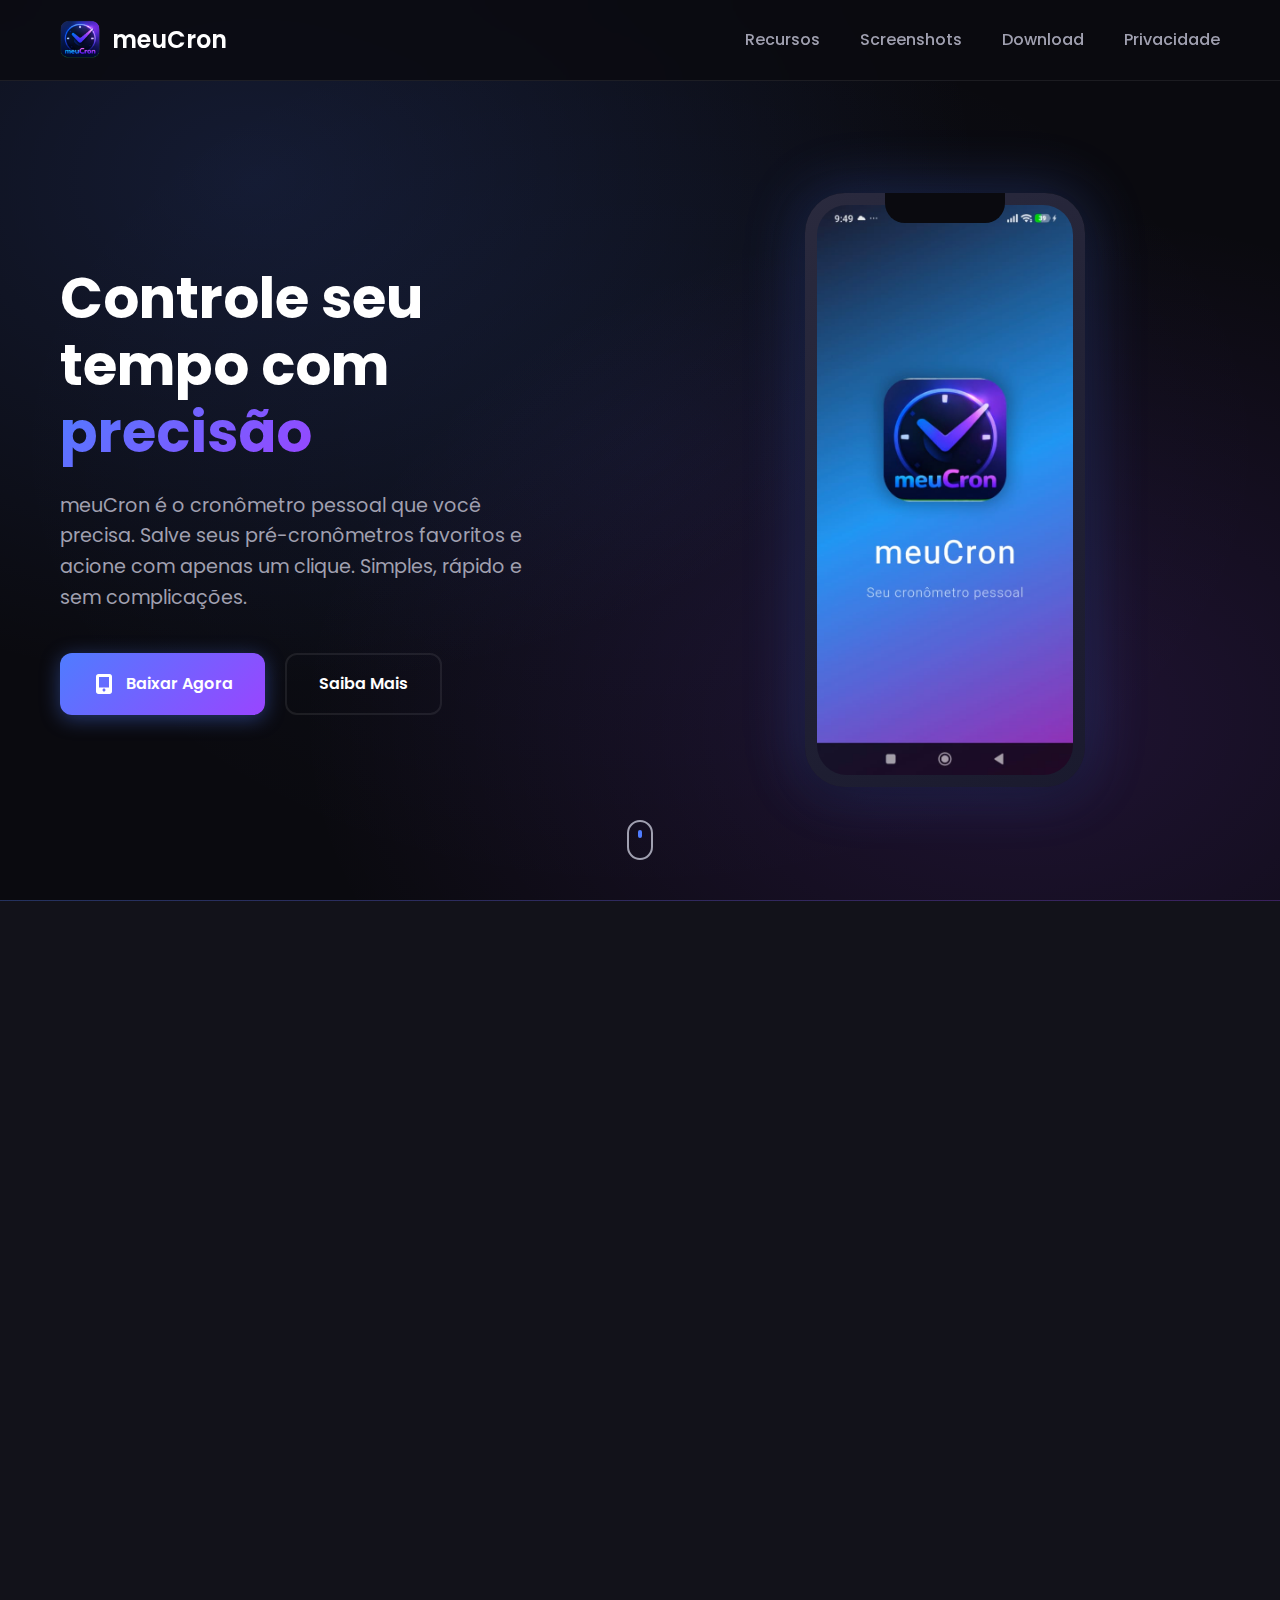
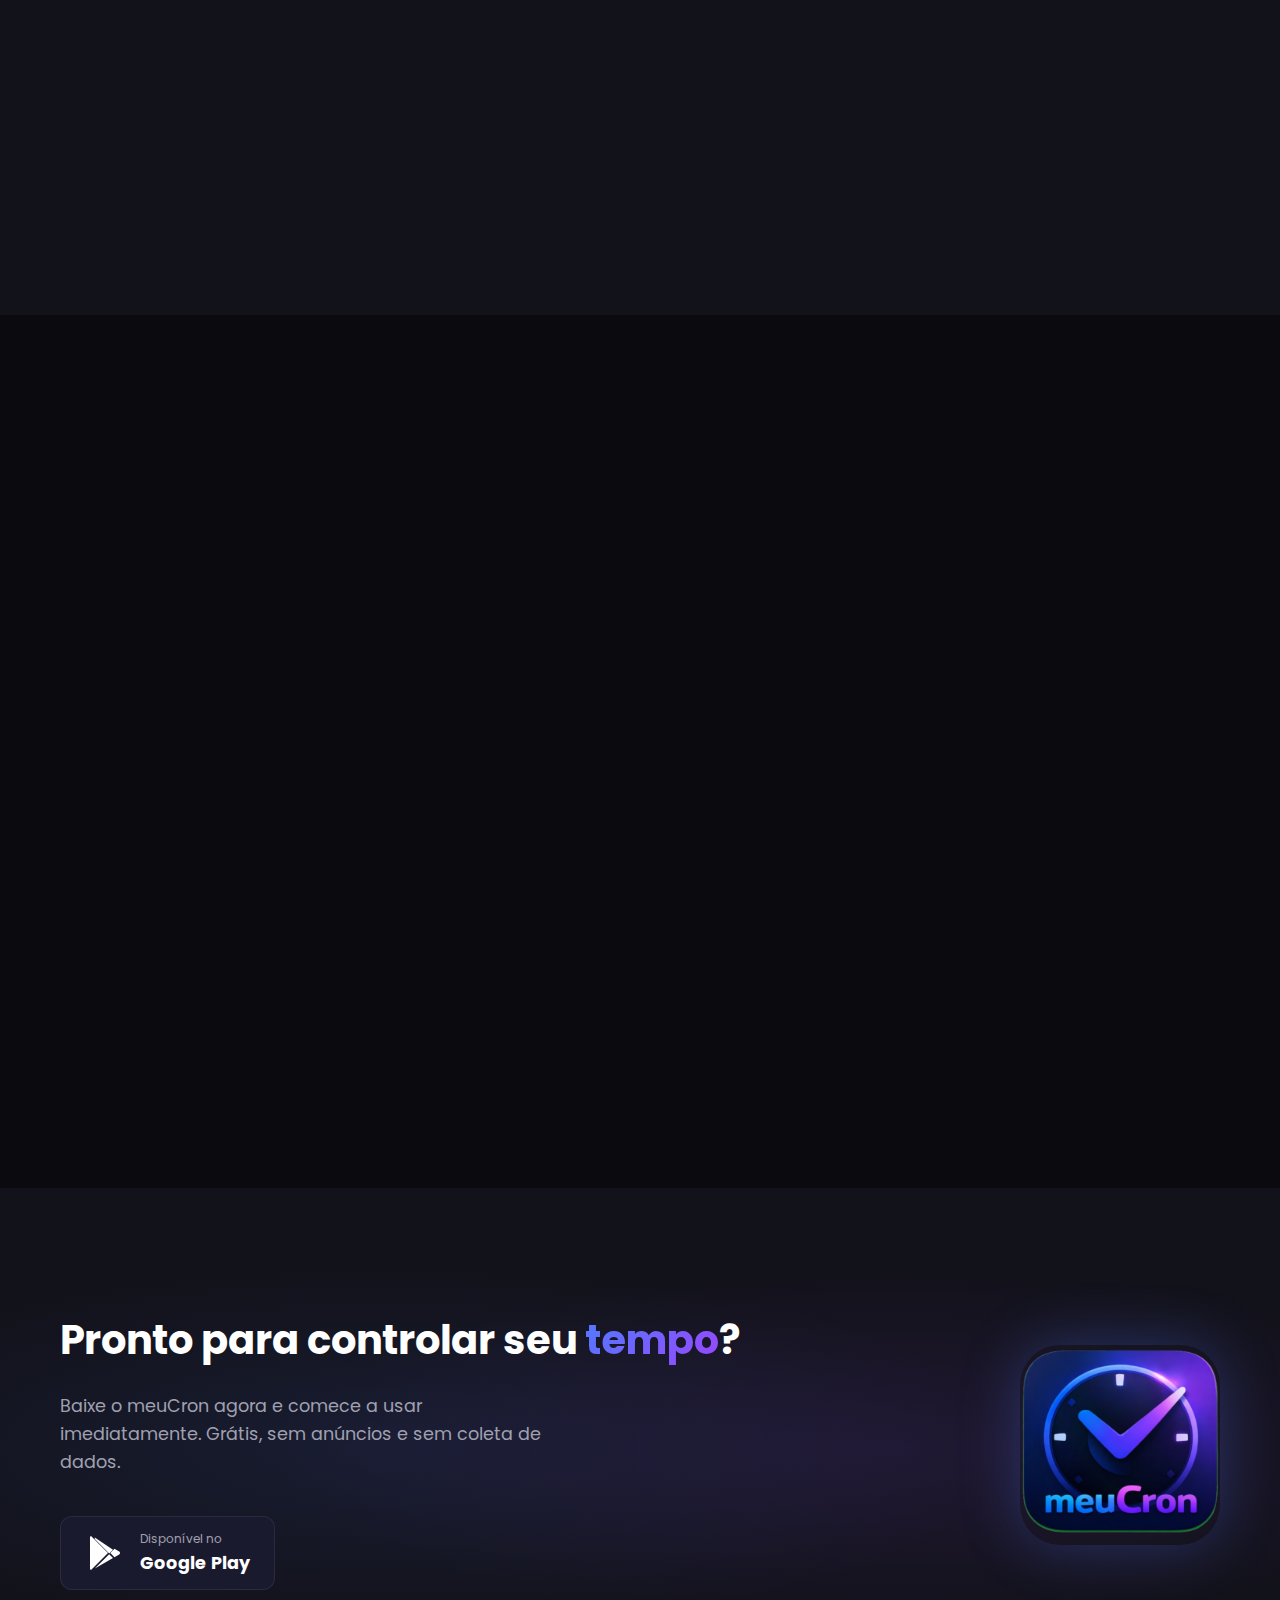
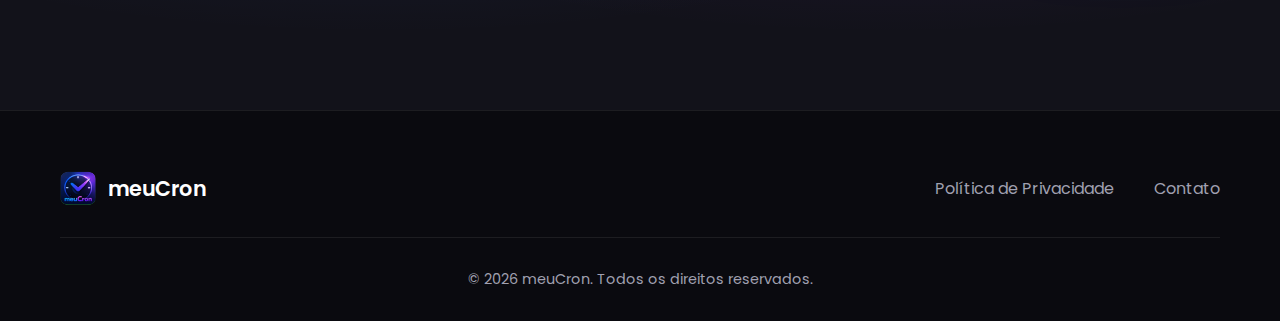
<file: index.html>
<!DOCTYPE html>
<html lang="pt-BR">

<head>
    <meta charset="UTF-8">
    <meta name="viewport" content="width=device-width, initial-scale=1.0">
    <title>meuCron - Cronômetro Pessoal</title>
    <link rel="icon" type="image/png" href="images/app_icon.png">
    <link href="https://fonts.googleapis.com/css2?family=Poppins:wght@300;400;500;600;700&display=swap"
        rel="stylesheet">
    <link rel="stylesheet" href="styles.css">
</head>

<body>
    <!-- Header -->
    <header class="header">
        <nav class="nav container">
            <a href="#" class="logo">
                <img src="images/app_icon.png" alt="meuCron Logo">
                <span>meuCron</span>
            </a>
            <ul class="nav-links">
                <li><a href="#features">Recursos</a></li>
                <li><a href="#screenshots">Screenshots</a></li>
                <li><a href="#download">Download</a></li>
                <li><a href="privacidade.html">Privacidade</a></li>
            </ul>
            <button class="mobile-menu-btn" aria-label="Menu">
                <span></span>
                <span></span>
                <span></span>
            </button>
        </nav>
    </header>

    <!-- Hero Section -->
    <section class="hero">
        <div class="hero-bg"></div>
        <div class="container hero-content">
            <div class="hero-text">
                <h1>Controle seu tempo com <span class="gradient-text">precisão</span></h1>
                <p>meuCron é o cronômetro pessoal que você precisa. Salve seus pré-cronômetros favoritos e acione com
                    apenas um clique. Simples, rápido e sem complicações.</p>
                <div class="hero-buttons">
                    <a href="#download" class="btn btn-primary">
                        <svg xmlns="http://www.w3.org/2000/svg" width="24" height="24" viewBox="0 0 24 24"
                            fill="currentColor">
                            <path
                                d="M17.523 2H6.477C5.11 2 4 3.11 4 4.477v15.046C4 20.89 5.11 22 6.477 22h11.046C18.89 22 20 20.89 20 19.523V4.477C20 3.11 18.89 2 17.523 2zM12 19.5c-.828 0-1.5-.672-1.5-1.5s.672-1.5 1.5-1.5 1.5.672 1.5 1.5-.672 1.5-1.5 1.5zm5-4H7V5h10v10.5z" />
                        </svg>
                        Baixar Agora
                    </a>
                    <a href="#features" class="btn btn-secondary">Saiba Mais</a>
                </div>
            </div>
            <div class="hero-image">
                <div class="phone-mockup">
                    <img src="images/app1.jpeg" alt="meuCron App Screenshot">
                </div>
            </div>
        </div>
        <div class="scroll-indicator">
            <div class="mouse"></div>
        </div>
    </section>

    <!-- Features Section -->
    <section id="features" class="features">
        <div class="container">
            <div class="section-header">
                <h2>Por que escolher o <span class="gradient-text">meuCron</span>?</h2>
                <p>Funcionalidades pensadas para simplificar sua vida</p>
            </div>
            <div class="features-grid">
                <div class="feature-card">
                    <div class="feature-icon">
                        <svg xmlns="http://www.w3.org/2000/svg" width="32" height="32" viewBox="0 0 24 24" fill="none"
                            stroke="currentColor" stroke-width="2">
                            <circle cx="12" cy="12" r="10" />
                            <polyline points="12 6 12 12 16 14" />
                        </svg>
                    </div>
                    <h3>Cronômetro Preciso</h3>
                    <p>Meça o tempo com precisão milimétrica. Perfeito para treinos, estudos ou qualquer atividade.</p>
                </div>
                <div class="feature-card">
                    <div class="feature-icon">
                        <svg xmlns="http://www.w3.org/2000/svg" width="32" height="32" viewBox="0 0 24 24" fill="none"
                            stroke="currentColor" stroke-width="2">
                            <path d="M19 21H5a2 2 0 0 1-2-2V5a2 2 0 0 1 2-2h11l5 5v11a2 2 0 0 1-2 2z" />
                            <polyline points="17 21 17 13 7 13 7 21" />
                            <polyline points="7 3 7 8 15 8" />
                        </svg>
                    </div>
                    <h3>Salve Pré-cronômetros</h3>
                    <p>Crie e salve configurações de tempo personalizadas para acessar rapidamente quando precisar.</p>
                </div>
                <div class="feature-card">
                    <div class="feature-icon">
                        <svg xmlns="http://www.w3.org/2000/svg" width="32" height="32" viewBox="0 0 24 24" fill="none"
                            stroke="currentColor" stroke-width="2">
                            <polygon points="13 2 3 14 12 14 11 22 21 10 12 10 13 2" />
                        </svg>
                    </div>
                    <h3>Um Clique</h3>
                    <p>Inicie seus cronômetros salvos com apenas um toque. Sem configurações complicadas.</p>
                </div>
                <div class="feature-card">
                    <div class="feature-icon">
                        <svg xmlns="http://www.w3.org/2000/svg" width="32" height="32" viewBox="0 0 24 24" fill="none"
                            stroke="currentColor" stroke-width="2">
                            <path d="M12 22s8-4 8-10V5l-8-3-8 3v7c0 6 8 10 8 10z" />
                        </svg>
                    </div>
                    <h3>100% Privado</h3>
                    <p>Nenhum dado pessoal é coletado. Basta abrir e usar. Sua privacidade é prioridade.</p>
                </div>
                <div class="feature-card">
                    <div class="feature-icon">
                        <svg xmlns="http://www.w3.org/2000/svg" width="32" height="32" viewBox="0 0 24 24" fill="none"
                            stroke="currentColor" stroke-width="2">
                            <rect x="5" y="2" width="14" height="20" rx="2" ry="2" />
                            <line x1="12" y1="18" x2="12.01" y2="18" />
                        </svg>
                    </div>
                    <h3>Interface Intuitiva</h3>
                    <p>Design limpo e moderno. Fácil de usar desde o primeiro momento.</p>
                </div>
                <div class="feature-card">
                    <div class="feature-icon">
                        <svg xmlns="http://www.w3.org/2000/svg" width="32" height="32" viewBox="0 0 24 24" fill="none"
                            stroke="currentColor" stroke-width="2">
                            <circle cx="12" cy="12" r="3" />
                            <path
                                d="M19.4 15a1.65 1.65 0 0 0 .33 1.82l.06.06a2 2 0 0 1 0 2.83 2 2 0 0 1-2.83 0l-.06-.06a1.65 1.65 0 0 0-1.82-.33 1.65 1.65 0 0 0-1 1.51V21a2 2 0 0 1-2 2 2 2 0 0 1-2-2v-.09A1.65 1.65 0 0 0 9 19.4a1.65 1.65 0 0 0-1.82.33l-.06.06a2 2 0 0 1-2.83 0 2 2 0 0 1 0-2.83l.06-.06a1.65 1.65 0 0 0 .33-1.82 1.65 1.65 0 0 0-1.51-1H3a2 2 0 0 1-2-2 2 2 0 0 1 2-2h.09A1.65 1.65 0 0 0 4.6 9a1.65 1.65 0 0 0-.33-1.82l-.06-.06a2 2 0 0 1 0-2.83 2 2 0 0 1 2.83 0l.06.06a1.65 1.65 0 0 0 1.82.33H9a1.65 1.65 0 0 0 1-1.51V3a2 2 0 0 1 2-2 2 2 0 0 1 2 2v.09a1.65 1.65 0 0 0 1 1.51 1.65 1.65 0 0 0 1.82-.33l.06-.06a2 2 0 0 1 2.83 0 2 2 0 0 1 0 2.83l-.06.06a1.65 1.65 0 0 0-.33 1.82V9a1.65 1.65 0 0 0 1.51 1H21a2 2 0 0 1 2 2 2 2 0 0 1-2 2h-.09a1.65 1.65 0 0 0-1.51 1z" />
                        </svg>
                    </div>
                    <h3>Sem Configuração</h3>
                    <p>Não precisa criar conta ou fazer login. Abra o app e comece a usar imediatamente.</p>
                </div>
            </div>
        </div>
    </section>

    <!-- Screenshots Section -->
    <section id="screenshots" class="screenshots">
        <div class="container">
            <div class="section-header">
                <h2>Veja o <span class="gradient-text">meuCron</span> em ação</h2>
                <p>Interface moderna e fácil de usar</p>
            </div>
            <div class="screenshots-carousel">
                <div class="screenshot-item">
                    <img src="images/app1.jpeg" alt="meuCron Screenshot 1">
                </div>
                <div class="screenshot-item">
                    <img src="images/app2.jpeg" alt="meuCron Screenshot 2">
                </div>
                <div class="screenshot-item">
                    <img src="images/app3.jpeg" alt="meuCron Screenshot 3">
                </div>
                <div class="screenshot-item">
                    <img src="images/app4.jpeg" alt="meuCron Screenshot 4">
                </div>
            </div>
        </div>
    </section>

    <!-- Download Section -->
    <section id="download" class="download">
        <div class="container">
            <div class="download-content">
                <div class="download-text">
                    <h2>Pronto para controlar seu <span class="gradient-text">tempo</span>?</h2>
                    <p>Baixe o meuCron agora e comece a usar imediatamente. Grátis, sem anúncios e sem coleta de dados.
                    </p>
                    <div class="download-buttons">
                        <a href="#" class="store-btn google-play">
                            <svg xmlns="http://www.w3.org/2000/svg" width="40" height="40" viewBox="0 0 24 24"
                                fill="currentColor">
                                <path
                                    d="M3.609 1.814L13.792 12 3.61 22.186a.996.996 0 0 1-.61-.92V2.734a1 1 0 0 1 .609-.92zm10.89 10.893l2.302 2.302-10.937 6.333 8.635-8.635zm3.199-3.198l2.807 1.626a1 1 0 0 1 0 1.73l-2.808 1.626L15.206 12l2.492-2.491zM5.864 2.658L16.8 9.99l-2.302 2.302-8.634-8.634z" />
                            </svg>
                            <div class="store-text">
                                <span>Disponível no</span>
                                <strong>Google Play</strong>
                            </div>
                        </a>
                    </div>
                </div>
                <div class="download-image">
                    <img src="images/app_icon.png" alt="meuCron Icon">
                </div>
            </div>
        </div>
    </section>

    <!-- Footer -->
    <footer class="footer">
        <div class="container">
            <div class="footer-content">
                <div class="footer-brand">
                    <img src="images/app_icon.png" alt="meuCron Logo">
                    <span>meuCron</span>
                </div>
                <div class="footer-links">
                    <a href="privacidade.html">Política de Privacidade</a>
                    <a href="mailto:webfaz@gmail.com">Contato</a>
                </div>
            </div>
            <div class="footer-bottom">
                <p>&copy; 2026 meuCron. Todos os direitos reservados.</p>
            </div>
        </div>
    </footer>

    <script src="script.js"></script>
</body>

</html>
</file>
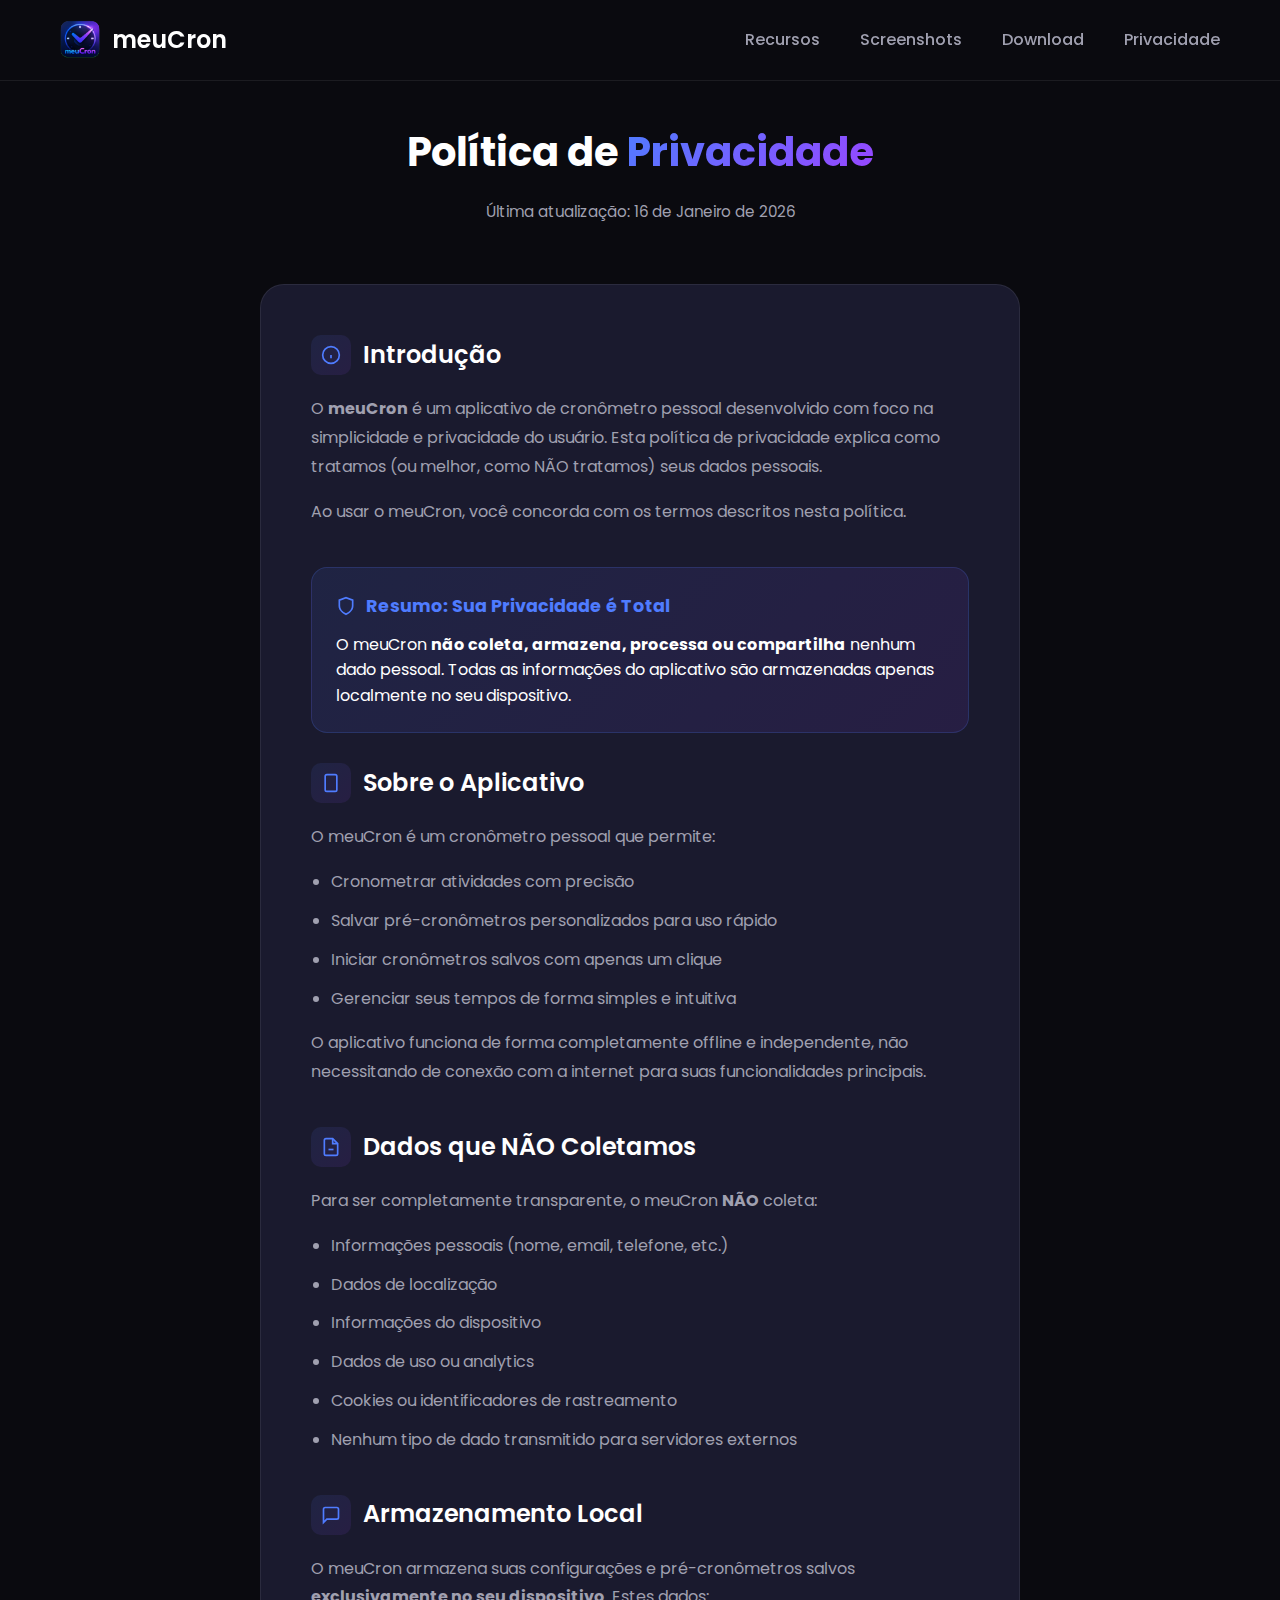
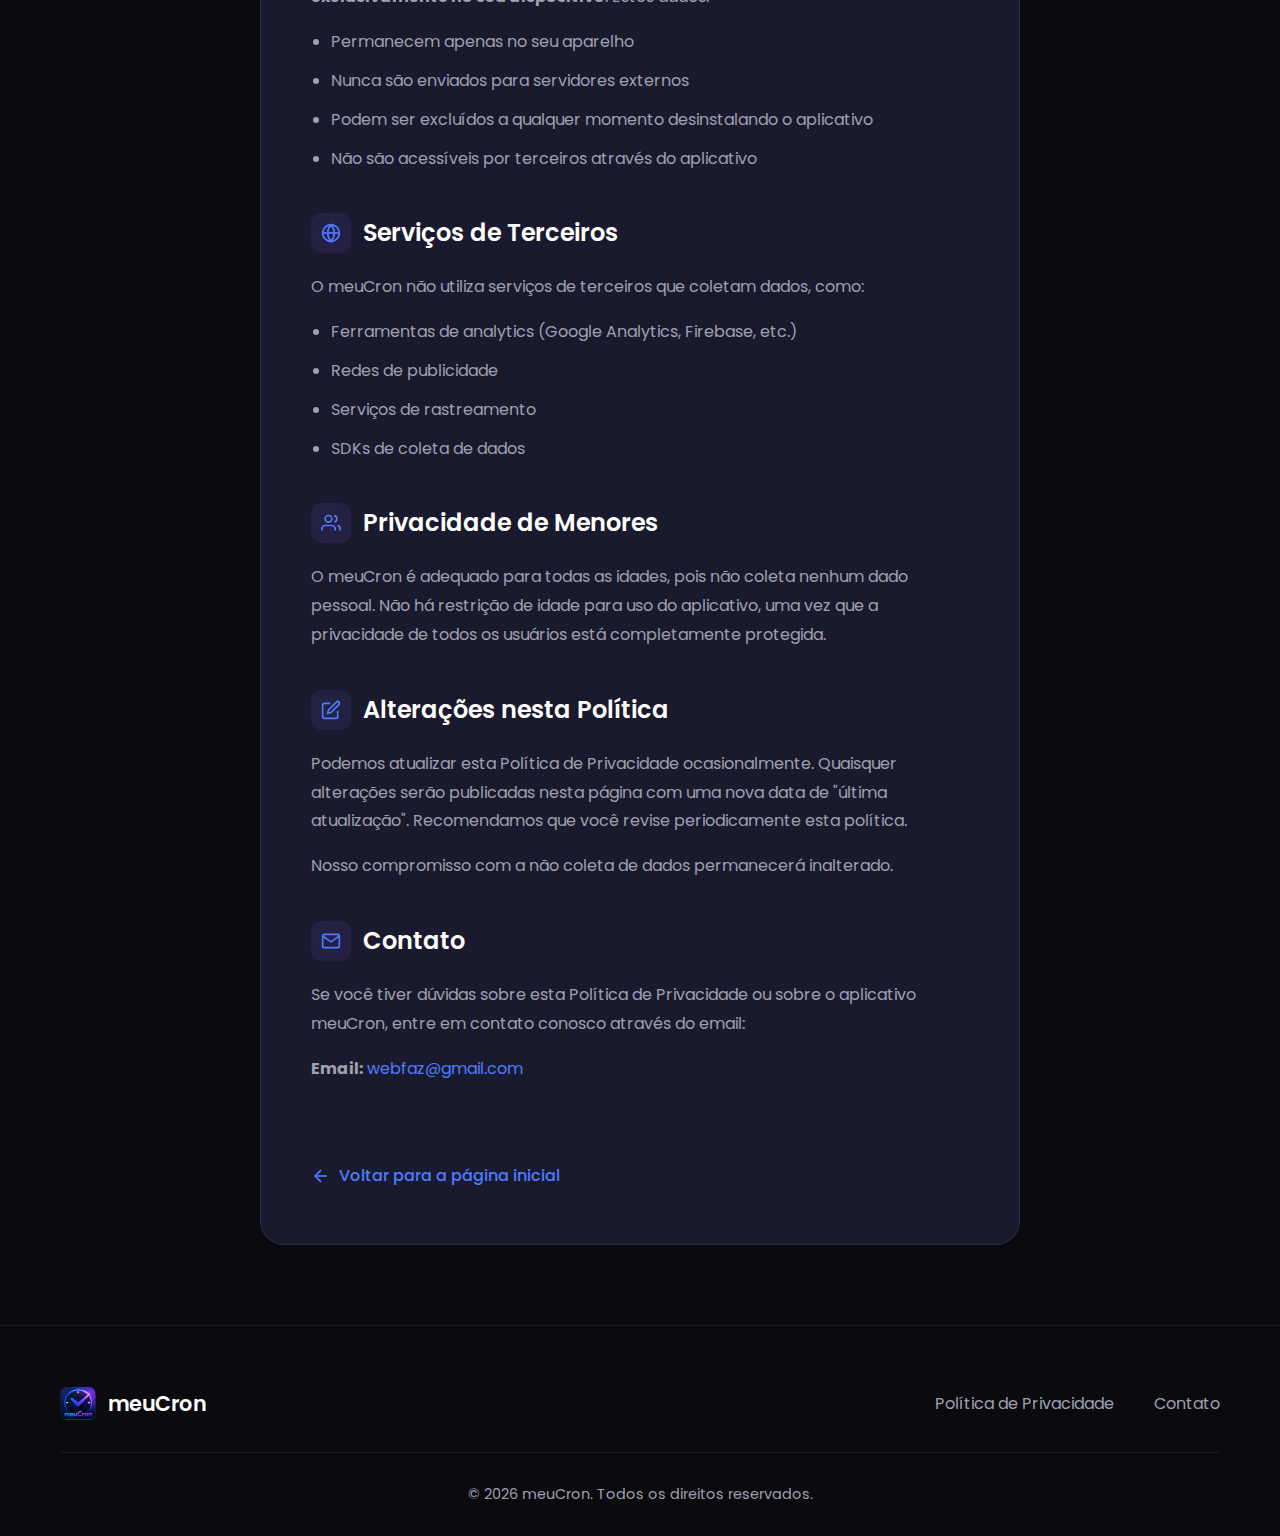
<file: privacidade.html>
<!DOCTYPE html>
<html lang="pt-BR">

<head>
    <meta charset="UTF-8">
    <meta name="viewport" content="width=device-width, initial-scale=1.0">
    <title>Política de Privacidade - meuCron</title>
    <link rel="icon" type="image/png" href="images/app_icon.png">
    <link href="https://fonts.googleapis.com/css2?family=Poppins:wght@300;400;500;600;700&display=swap"
        rel="stylesheet">
    <link rel="stylesheet" href="styles.css">
    <style>
        .privacy-page {
            padding-top: 120px;
            padding-bottom: 80px;
            min-height: 100vh;
        }

        .privacy-container {
            max-width: 800px;
            margin: 0 auto;
            padding: 0 20px;
        }

        .privacy-header {
            text-align: center;
            margin-bottom: 60px;
        }

        .privacy-header h1 {
            font-size: 2.5rem;
            font-weight: 700;
            margin-bottom: 16px;
        }

        .privacy-header .last-update {
            color: var(--text-secondary);
            font-size: 0.95rem;
        }

        .privacy-content {
            background: var(--bg-card);
            border: 1px solid var(--border-color);
            border-radius: 24px;
            padding: 50px;
        }

        .privacy-section {
            margin-bottom: 40px;
        }

        .privacy-section:last-child {
            margin-bottom: 0;
        }

        .privacy-section h2 {
            font-size: 1.5rem;
            font-weight: 600;
            margin-bottom: 20px;
            display: flex;
            align-items: center;
            gap: 12px;
        }

        .privacy-section h2 .icon {
            width: 40px;
            height: 40px;
            background: var(--gradient-bg);
            border-radius: 10px;
            display: flex;
            align-items: center;
            justify-content: center;
            color: var(--accent-blue);
        }

        .privacy-section p {
            color: var(--text-secondary);
            line-height: 1.8;
            margin-bottom: 16px;
        }

        .privacy-section ul {
            color: var(--text-secondary);
            line-height: 1.8;
            margin-left: 20px;
            margin-bottom: 16px;
        }

        .privacy-section ul li {
            margin-bottom: 10px;
        }

        .highlight-box {
            background: var(--gradient-bg);
            border: 1px solid rgba(79, 124, 255, 0.2);
            border-radius: 16px;
            padding: 24px;
            margin: 30px 0;
        }

        .highlight-box h3 {
            color: var(--accent-blue);
            font-size: 1.1rem;
            margin-bottom: 12px;
            display: flex;
            align-items: center;
            gap: 10px;
        }

        .highlight-box p {
            margin-bottom: 0;
        }

        .back-link {
            display: inline-flex;
            align-items: center;
            gap: 8px;
            color: var(--accent-blue);
            margin-top: 40px;
            font-weight: 500;
            transition: all 0.3s ease;
        }

        .back-link:hover {
            gap: 12px;
        }

        @media (max-width: 768px) {
            .privacy-header h1 {
                font-size: 2rem;
            }

            .privacy-content {
                padding: 30px 20px;
            }

            .privacy-section h2 {
                font-size: 1.3rem;
            }
        }
    </style>
</head>

<body>
    <!-- Header -->
    <header class="header">
        <nav class="nav container">
            <a href="index.html" class="logo">
                <img src="images/app_icon.png" alt="meuCron Logo">
                <span>meuCron</span>
            </a>
            <ul class="nav-links">
                <li><a href="index.html#features">Recursos</a></li>
                <li><a href="index.html#screenshots">Screenshots</a></li>
                <li><a href="index.html#download">Download</a></li>
                <li><a href="privacidade.html" class="active">Privacidade</a></li>
            </ul>
            <button class="mobile-menu-btn" aria-label="Menu">
                <span></span>
                <span></span>
                <span></span>
            </button>
        </nav>
    </header>

    <!-- Privacy Page -->
    <main class="privacy-page">
        <div class="privacy-container">
            <div class="privacy-header">
                <h1>Política de <span class="gradient-text">Privacidade</span></h1>
                <p class="last-update">Última atualização: 16 de Janeiro de 2026</p>
            </div>

            <div class="privacy-content">
                <section class="privacy-section">
                    <h2>
                        <span class="icon">
                            <svg xmlns="http://www.w3.org/2000/svg" width="20" height="20" viewBox="0 0 24 24"
                                fill="none" stroke="currentColor" stroke-width="2">
                                <circle cx="12" cy="12" r="10" />
                                <line x1="12" y1="16" x2="12" y2="12" />
                                <line x1="12" y1="8" x2="12.01" y2="8" />
                            </svg>
                        </span>
                        Introdução
                    </h2>
                    <p>
                        O <strong>meuCron</strong> é um aplicativo de cronômetro pessoal desenvolvido com foco na
                        simplicidade e privacidade do usuário. Esta política de privacidade explica como tratamos (ou
                        melhor, como NÃO tratamos) seus dados pessoais.
                    </p>
                    <p>
                        Ao usar o meuCron, você concorda com os termos descritos nesta política.
                    </p>
                </section>

                <div class="highlight-box">
                    <h3>
                        <svg xmlns="http://www.w3.org/2000/svg" width="20" height="20" viewBox="0 0 24 24" fill="none"
                            stroke="currentColor" stroke-width="2">
                            <path d="M12 22s8-4 8-10V5l-8-3-8 3v7c0 6 8 10 8 10z" />
                        </svg>
                        Resumo: Sua Privacidade é Total
                    </h3>
                    <p>
                        O meuCron <strong>não coleta, armazena, processa ou compartilha</strong> nenhum dado pessoal.
                        Todas as informações do aplicativo são armazenadas apenas localmente no seu dispositivo.
                    </p>
                </div>

                <section class="privacy-section">
                    <h2>
                        <span class="icon">
                            <svg xmlns="http://www.w3.org/2000/svg" width="20" height="20" viewBox="0 0 24 24"
                                fill="none" stroke="currentColor" stroke-width="2">
                                <rect x="5" y="2" width="14" height="20" rx="2" ry="2" />
                                <line x1="12" y1="18" x2="12.01" y2="18" />
                            </svg>
                        </span>
                        Sobre o Aplicativo
                    </h2>
                    <p>
                        O meuCron é um cronômetro pessoal que permite:
                    </p>
                    <ul>
                        <li>Cronometrar atividades com precisão</li>
                        <li>Salvar pré-cronômetros personalizados para uso rápido</li>
                        <li>Iniciar cronômetros salvos com apenas um clique</li>
                        <li>Gerenciar seus tempos de forma simples e intuitiva</li>
                    </ul>
                    <p>
                        O aplicativo funciona de forma completamente offline e independente, não necessitando de conexão
                        com a internet para suas funcionalidades principais.
                    </p>
                </section>

                <section class="privacy-section">
                    <h2>
                        <span class="icon">
                            <svg xmlns="http://www.w3.org/2000/svg" width="20" height="20" viewBox="0 0 24 24"
                                fill="none" stroke="currentColor" stroke-width="2">
                                <path d="M14 2H6a2 2 0 0 0-2 2v16a2 2 0 0 0 2 2h12a2 2 0 0 0 2-2V8z" />
                                <polyline points="14 2 14 8 20 8" />
                                <line x1="9" y1="15" x2="15" y2="15" />
                            </svg>
                        </span>
                        Dados que NÃO Coletamos
                    </h2>
                    <p>
                        Para ser completamente transparente, o meuCron <strong>NÃO</strong> coleta:
                    </p>
                    <ul>
                        <li>Informações pessoais (nome, email, telefone, etc.)</li>
                        <li>Dados de localização</li>
                        <li>Informações do dispositivo</li>
                        <li>Dados de uso ou analytics</li>
                        <li>Cookies ou identificadores de rastreamento</li>
                        <li>Nenhum tipo de dado transmitido para servidores externos</li>
                    </ul>
                </section>

                <section class="privacy-section">
                    <h2>
                        <span class="icon">
                            <svg xmlns="http://www.w3.org/2000/svg" width="20" height="20" viewBox="0 0 24 24"
                                fill="none" stroke="currentColor" stroke-width="2">
                                <path d="M21 15a2 2 0 0 1-2 2H7l-4 4V5a2 2 0 0 1 2-2h14a2 2 0 0 1 2 2z" />
                            </svg>
                        </span>
                        Armazenamento Local
                    </h2>
                    <p>
                        O meuCron armazena suas configurações e pré-cronômetros salvos <strong>exclusivamente no seu
                            dispositivo</strong>. Estes dados:
                    </p>
                    <ul>
                        <li>Permanecem apenas no seu aparelho</li>
                        <li>Nunca são enviados para servidores externos</li>
                        <li>Podem ser excluídos a qualquer momento desinstalando o aplicativo</li>
                        <li>Não são acessíveis por terceiros através do aplicativo</li>
                    </ul>
                </section>

                <section class="privacy-section">
                    <h2>
                        <span class="icon">
                            <svg xmlns="http://www.w3.org/2000/svg" width="20" height="20" viewBox="0 0 24 24"
                                fill="none" stroke="currentColor" stroke-width="2">
                                <circle cx="12" cy="12" r="10" />
                                <line x1="2" y1="12" x2="22" y2="12" />
                                <path
                                    d="M12 2a15.3 15.3 0 0 1 4 10 15.3 15.3 0 0 1-4 10 15.3 15.3 0 0 1-4-10 15.3 15.3 0 0 1 4-10z" />
                            </svg>
                        </span>
                        Serviços de Terceiros
                    </h2>
                    <p>
                        O meuCron não utiliza serviços de terceiros que coletam dados, como:
                    </p>
                    <ul>
                        <li>Ferramentas de analytics (Google Analytics, Firebase, etc.)</li>
                        <li>Redes de publicidade</li>
                        <li>Serviços de rastreamento</li>
                        <li>SDKs de coleta de dados</li>
                    </ul>
                </section>

                <section class="privacy-section">
                    <h2>
                        <span class="icon">
                            <svg xmlns="http://www.w3.org/2000/svg" width="20" height="20" viewBox="0 0 24 24"
                                fill="none" stroke="currentColor" stroke-width="2">
                                <path d="M17 21v-2a4 4 0 0 0-4-4H5a4 4 0 0 0-4 4v2" />
                                <circle cx="9" cy="7" r="4" />
                                <path d="M23 21v-2a4 4 0 0 0-3-3.87" />
                                <path d="M16 3.13a4 4 0 0 1 0 7.75" />
                            </svg>
                        </span>
                        Privacidade de Menores
                    </h2>
                    <p>
                        O meuCron é adequado para todas as idades, pois não coleta nenhum dado pessoal. Não há restrição
                        de idade para uso do aplicativo, uma vez que a privacidade de todos os usuários está
                        completamente protegida.
                    </p>
                </section>

                <section class="privacy-section">
                    <h2>
                        <span class="icon">
                            <svg xmlns="http://www.w3.org/2000/svg" width="20" height="20" viewBox="0 0 24 24"
                                fill="none" stroke="currentColor" stroke-width="2">
                                <path d="M11 4H4a2 2 0 0 0-2 2v14a2 2 0 0 0 2 2h14a2 2 0 0 0 2-2v-7" />
                                <path d="M18.5 2.5a2.121 2.121 0 0 1 3 3L12 15l-4 1 1-4 9.5-9.5z" />
                            </svg>
                        </span>
                        Alterações nesta Política
                    </h2>
                    <p>
                        Podemos atualizar esta Política de Privacidade ocasionalmente. Quaisquer alterações serão
                        publicadas nesta página com uma nova data de "última atualização". Recomendamos que você revise
                        periodicamente esta política.
                    </p>
                    <p>
                        Nosso compromisso com a não coleta de dados permanecerá inalterado.
                    </p>
                </section>

                <section class="privacy-section">
                    <h2>
                        <span class="icon">
                            <svg xmlns="http://www.w3.org/2000/svg" width="20" height="20" viewBox="0 0 24 24"
                                fill="none" stroke="currentColor" stroke-width="2">
                                <path d="M4 4h16c1.1 0 2 .9 2 2v12c0 1.1-.9 2-2 2H4c-1.1 0-2-.9-2-2V6c0-1.1.9-2 2-2z" />
                                <polyline points="22,6 12,13 2,6" />
                            </svg>
                        </span>
                        Contato
                    </h2>
                    <p>
                        Se você tiver dúvidas sobre esta Política de Privacidade ou sobre o aplicativo meuCron, entre em
                        contato conosco através do email:
                    </p>
                    <p>
                        <strong>Email:</strong> <a href="mailto:webfaz@gmail.com"
                            style="color: var(--accent-blue);">webfaz@gmail.com</a>
                    </p>
                </section>

                <a href="index.html" class="back-link">
                    <svg xmlns="http://www.w3.org/2000/svg" width="20" height="20" viewBox="0 0 24 24" fill="none"
                        stroke="currentColor" stroke-width="2">
                        <line x1="19" y1="12" x2="5" y2="12" />
                        <polyline points="12 19 5 12 12 5" />
                    </svg>
                    Voltar para a página inicial
                </a>
            </div>
        </div>
    </main>

    <!-- Footer -->
    <footer class="footer">
        <div class="container">
            <div class="footer-content">
                <div class="footer-brand">
                    <img src="images/app_icon.png" alt="meuCron Logo">
                    <span>meuCron</span>
                </div>
                <div class="footer-links">
                    <a href="privacidade.html">Política de Privacidade</a>
                    <a href="mailto:webfaz@gmail.com">Contato</a>
                </div>
            </div>
            <div class="footer-bottom">
                <p>&copy; 2026 meuCron. Todos os direitos reservados.</p>
            </div>
        </div>
    </footer>

    <script src="script.js"></script>
</body>

</html>
</file>
<file: styles.css>
/* ===== Variables ===== */
:root {
    --bg-primary: #0a0a0f;
    --bg-secondary: #12121a;
    --bg-card: #1a1a2e;
    --text-primary: #ffffff;
    --text-secondary: #a0a0b0;
    --accent-blue: #4f7cff;
    --accent-purple: #9945ff;
    --gradient-primary: linear-gradient(135deg, #4f7cff 0%, #9945ff 100%);
    --gradient-bg: linear-gradient(135deg, rgba(79, 124, 255, 0.1) 0%, rgba(153, 69, 255, 0.1) 100%);
    --border-color: rgba(255, 255, 255, 0.08);
    --shadow: 0 8px 32px rgba(0, 0, 0, 0.3);
    --shadow-glow: 0 0 60px rgba(79, 124, 255, 0.3);
}

/* ===== Reset & Base ===== */
* {
    margin: 0;
    padding: 0;
    box-sizing: border-box;
}

html {
    scroll-behavior: smooth;
}

body {
    font-family: 'Poppins', sans-serif;
    background-color: var(--bg-primary);
    color: var(--text-primary);
    line-height: 1.6;
    overflow-x: hidden;
}

.container {
    max-width: 1200px;
    margin: 0 auto;
    padding: 0 20px;
}

a {
    text-decoration: none;
    color: inherit;
}

img {
    max-width: 100%;
    height: auto;
}

/* ===== Gradient Text ===== */
.gradient-text {
    background: var(--gradient-primary);
    -webkit-background-clip: text;
    -webkit-text-fill-color: transparent;
    background-clip: text;
}

/* ===== Header ===== */
.header {
    position: fixed;
    top: 0;
    left: 0;
    right: 0;
    z-index: 1000;
    background: rgba(10, 10, 15, 0.8);
    backdrop-filter: blur(20px);
    border-bottom: 1px solid var(--border-color);
}

.nav {
    display: flex;
    align-items: center;
    justify-content: space-between;
    height: 80px;
}

.logo {
    display: flex;
    align-items: center;
    gap: 12px;
    font-weight: 600;
    font-size: 1.5rem;
}

.logo img {
    width: 40px;
    height: 40px;
    border-radius: 10px;
}

.nav-links {
    display: flex;
    list-style: none;
    gap: 40px;
}

.nav-links a {
    color: var(--text-secondary);
    font-weight: 500;
    transition: color 0.3s ease;
    position: relative;
}

.nav-links a::after {
    content: '';
    position: absolute;
    bottom: -5px;
    left: 0;
    width: 0;
    height: 2px;
    background: var(--gradient-primary);
    transition: width 0.3s ease;
}

.nav-links a:hover {
    color: var(--text-primary);
}

.nav-links a:hover::after {
    width: 100%;
}

.mobile-menu-btn {
    display: none;
    flex-direction: column;
    gap: 6px;
    background: none;
    border: none;
    cursor: pointer;
    padding: 5px;
}

.mobile-menu-btn span {
    display: block;
    width: 25px;
    height: 2px;
    background: var(--text-primary);
    transition: all 0.3s ease;
}

/* ===== Hero Section ===== */
.hero {
    min-height: 100vh;
    display: flex;
    align-items: center;
    position: relative;
    padding-top: 80px;
    overflow: hidden;
}

.hero-bg {
    position: absolute;
    top: 0;
    left: 0;
    right: 0;
    bottom: 0;
    background: 
        radial-gradient(ellipse at 20% 20%, rgba(79, 124, 255, 0.15) 0%, transparent 50%),
        radial-gradient(ellipse at 80% 80%, rgba(153, 69, 255, 0.15) 0%, transparent 50%),
        radial-gradient(ellipse at 50% 50%, rgba(79, 124, 255, 0.05) 0%, transparent 70%);
    pointer-events: none;
}

.hero-content {
    display: grid;
    grid-template-columns: 1fr 1fr;
    gap: 60px;
    align-items: center;
    position: relative;
    z-index: 1;
}

.hero-text h1 {
    font-size: 3.5rem;
    font-weight: 700;
    line-height: 1.2;
    margin-bottom: 24px;
}

.hero-text p {
    font-size: 1.2rem;
    color: var(--text-secondary);
    margin-bottom: 40px;
    max-width: 500px;
}

.hero-buttons {
    display: flex;
    gap: 20px;
    flex-wrap: wrap;
}

/* ===== Buttons ===== */
.btn {
    display: inline-flex;
    align-items: center;
    gap: 10px;
    padding: 16px 32px;
    border-radius: 12px;
    font-weight: 600;
    font-size: 1rem;
    transition: all 0.3s ease;
    cursor: pointer;
    border: none;
}

.btn-primary {
    background: var(--gradient-primary);
    color: var(--text-primary);
    box-shadow: 0 4px 20px rgba(79, 124, 255, 0.4);
}

.btn-primary:hover {
    transform: translateY(-3px);
    box-shadow: 0 8px 30px rgba(79, 124, 255, 0.5);
}

.btn-secondary {
    background: transparent;
    color: var(--text-primary);
    border: 2px solid var(--border-color);
}

.btn-secondary:hover {
    border-color: var(--accent-blue);
    background: rgba(79, 124, 255, 0.1);
}

/* ===== Phone Mockup ===== */
.hero-image {
    display: flex;
    justify-content: center;
}

.phone-mockup {
    position: relative;
    width: 280px;
    padding: 12px;
    background: linear-gradient(145deg, #2a2a3e 0%, #1a1a2e 100%);
    border-radius: 40px;
    box-shadow: var(--shadow), var(--shadow-glow);
}

.phone-mockup::before {
    content: '';
    position: absolute;
    top: 0;
    left: 50%;
    transform: translateX(-50%);
    width: 120px;
    height: 30px;
    background: #0a0a0f;
    border-radius: 0 0 20px 20px;
}

.phone-mockup img {
    width: 100%;
    border-radius: 30px;
    display: block;
}

/* ===== Scroll Indicator ===== */
.scroll-indicator {
    position: absolute;
    bottom: 40px;
    left: 50%;
    transform: translateX(-50%);
}

.mouse {
    width: 26px;
    height: 40px;
    border: 2px solid var(--text-secondary);
    border-radius: 20px;
    position: relative;
}

.mouse::before {
    content: '';
    position: absolute;
    top: 8px;
    left: 50%;
    transform: translateX(-50%);
    width: 4px;
    height: 8px;
    background: var(--accent-blue);
    border-radius: 2px;
    animation: scroll 2s infinite;
}

@keyframes scroll {
    0%, 100% { opacity: 1; top: 8px; }
    50% { opacity: 0.5; top: 20px; }
}

/* ===== Section Header ===== */
.section-header {
    text-align: center;
    margin-bottom: 60px;
}

.section-header h2 {
    font-size: 2.5rem;
    font-weight: 700;
    margin-bottom: 16px;
}

.section-header p {
    font-size: 1.1rem;
    color: var(--text-secondary);
}

/* ===== Features Section ===== */
.features {
    padding: 120px 0;
    background: var(--bg-secondary);
    position: relative;
}

.features::before {
    content: '';
    position: absolute;
    top: 0;
    left: 0;
    right: 0;
    height: 1px;
    background: var(--gradient-primary);
    opacity: 0.3;
}

.features-grid {
    display: grid;
    grid-template-columns: repeat(3, 1fr);
    gap: 30px;
}

.feature-card {
    background: var(--bg-card);
    border: 1px solid var(--border-color);
    border-radius: 20px;
    padding: 40px 30px;
    transition: all 0.3s ease;
}

.feature-card:hover {
    transform: translateY(-10px);
    border-color: rgba(79, 124, 255, 0.3);
    box-shadow: 0 20px 40px rgba(0, 0, 0, 0.3);
}

.feature-icon {
    width: 64px;
    height: 64px;
    background: var(--gradient-bg);
    border-radius: 16px;
    display: flex;
    align-items: center;
    justify-content: center;
    margin-bottom: 24px;
    color: var(--accent-blue);
}

.feature-card h3 {
    font-size: 1.3rem;
    font-weight: 600;
    margin-bottom: 12px;
}

.feature-card p {
    color: var(--text-secondary);
    font-size: 0.95rem;
}

/* ===== Screenshots Section ===== */
.screenshots {
    padding: 120px 0;
    background: var(--bg-primary);
    overflow: hidden;
}

.screenshots-carousel {
    display: flex;
    gap: 30px;
    justify-content: center;
    flex-wrap: wrap;
}

.screenshot-item {
    width: 220px;
    padding: 10px;
    background: linear-gradient(145deg, #2a2a3e 0%, #1a1a2e 100%);
    border-radius: 30px;
    box-shadow: var(--shadow);
    transition: all 0.3s ease;
}

.screenshot-item:hover {
    transform: scale(1.05);
    box-shadow: var(--shadow), var(--shadow-glow);
}

.screenshot-item img {
    width: 100%;
    border-radius: 22px;
    display: block;
}

/* ===== Download Section ===== */
.download {
    padding: 120px 0;
    background: var(--bg-secondary);
    position: relative;
}

.download::before {
    content: '';
    position: absolute;
    top: 0;
    left: 0;
    right: 0;
    bottom: 0;
    background: 
        radial-gradient(ellipse at 30% 50%, rgba(79, 124, 255, 0.1) 0%, transparent 50%),
        radial-gradient(ellipse at 70% 50%, rgba(153, 69, 255, 0.1) 0%, transparent 50%);
    pointer-events: none;
}

.download-content {
    display: grid;
    grid-template-columns: 1fr auto;
    gap: 60px;
    align-items: center;
    position: relative;
    z-index: 1;
}

.download-text h2 {
    font-size: 2.5rem;
    font-weight: 700;
    margin-bottom: 20px;
}

.download-text p {
    font-size: 1.1rem;
    color: var(--text-secondary);
    margin-bottom: 40px;
    max-width: 500px;
}

.download-buttons {
    display: flex;
    gap: 20px;
    flex-wrap: wrap;
}

.store-btn {
    display: flex;
    align-items: center;
    gap: 15px;
    padding: 12px 24px;
    background: var(--bg-card);
    border: 1px solid var(--border-color);
    border-radius: 12px;
    transition: all 0.3s ease;
}

.store-btn:hover {
    border-color: var(--accent-blue);
    background: rgba(79, 124, 255, 0.1);
    transform: translateY(-3px);
}

.store-btn svg {
    color: var(--text-primary);
}

.store-text {
    display: flex;
    flex-direction: column;
}

.store-text span {
    font-size: 0.75rem;
    color: var(--text-secondary);
}

.store-text strong {
    font-size: 1.1rem;
}

.download-image img {
    width: 200px;
    height: 200px;
    border-radius: 40px;
    box-shadow: var(--shadow-glow);
}

/* ===== Footer ===== */
.footer {
    padding: 60px 0 30px;
    background: var(--bg-primary);
    border-top: 1px solid var(--border-color);
}

.footer-content {
    display: flex;
    justify-content: space-between;
    align-items: center;
    padding-bottom: 30px;
    border-bottom: 1px solid var(--border-color);
}

.footer-brand {
    display: flex;
    align-items: center;
    gap: 12px;
    font-weight: 600;
    font-size: 1.3rem;
}

.footer-brand img {
    width: 36px;
    height: 36px;
    border-radius: 8px;
}

.footer-links {
    display: flex;
    gap: 40px;
}

.footer-links a {
    color: var(--text-secondary);
    transition: color 0.3s ease;
}

.footer-links a:hover {
    color: var(--accent-blue);
}

.footer-bottom {
    padding-top: 30px;
    text-align: center;
}

.footer-bottom p {
    color: var(--text-secondary);
    font-size: 0.9rem;
}

/* ===== Mobile Responsive ===== */
@media (max-width: 1024px) {
    .features-grid {
        grid-template-columns: repeat(2, 1fr);
    }
}

@media (max-width: 768px) {
    .nav-links {
        display: none;
        position: absolute;
        top: 80px;
        left: 0;
        right: 0;
        background: var(--bg-secondary);
        flex-direction: column;
        padding: 20px;
        gap: 20px;
        border-bottom: 1px solid var(--border-color);
    }

    .nav-links.active {
        display: flex;
    }

    .mobile-menu-btn {
        display: flex;
    }

    .mobile-menu-btn.active span:nth-child(1) {
        transform: rotate(45deg) translate(6px, 6px);
    }

    .mobile-menu-btn.active span:nth-child(2) {
        opacity: 0;
    }

    .mobile-menu-btn.active span:nth-child(3) {
        transform: rotate(-45deg) translate(6px, -6px);
    }

    .hero-content {
        grid-template-columns: 1fr;
        text-align: center;
        gap: 40px;
    }

    .hero-text h1 {
        font-size: 2.5rem;
    }

    .hero-text p {
        max-width: 100%;
    }

    .hero-buttons {
        justify-content: center;
    }

    .features-grid {
        grid-template-columns: 1fr;
    }

    .section-header h2 {
        font-size: 2rem;
    }

    .screenshots-carousel {
        gap: 20px;
    }

    .screenshot-item {
        width: 160px;
    }

    .download-content {
        grid-template-columns: 1fr;
        text-align: center;
    }

    .download-text h2 {
        font-size: 2rem;
    }

    .download-buttons {
        justify-content: center;
    }

    .download-image {
        order: -1;
    }

    .download-image img {
        width: 150px;
        height: 150px;
    }

    .footer-content {
        flex-direction: column;
        gap: 30px;
    }

    .footer-links {
        gap: 20px;
    }

    .scroll-indicator {
        display: none;
    }
}

@media (max-width: 480px) {
    .hero-text h1 {
        font-size: 2rem;
    }

    .hero-buttons {
        flex-direction: column;
        width: 100%;
    }

    .btn {
        width: 100%;
        justify-content: center;
    }

    .phone-mockup {
        width: 220px;
    }

    .screenshot-item {
        width: 140px;
    }

    .store-btn {
        width: 100%;
        justify-content: center;
    }
}
</file>
